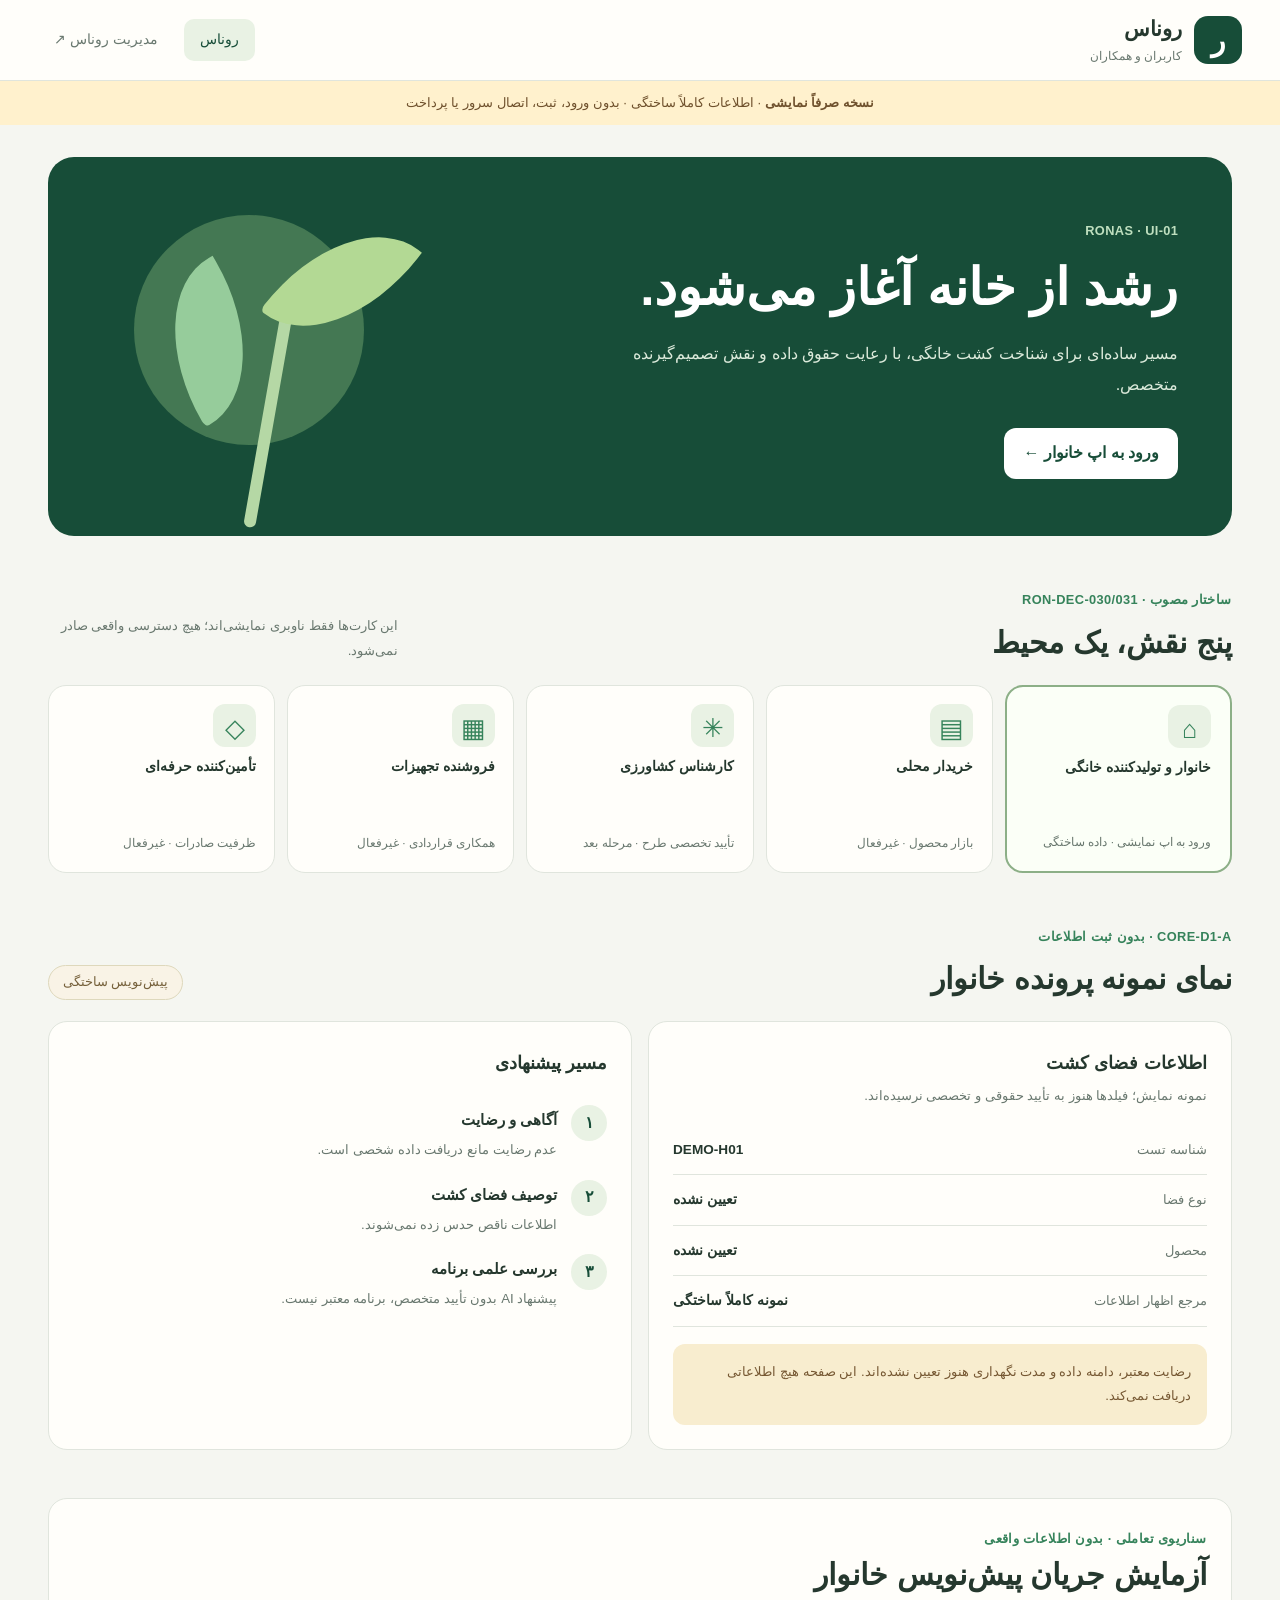
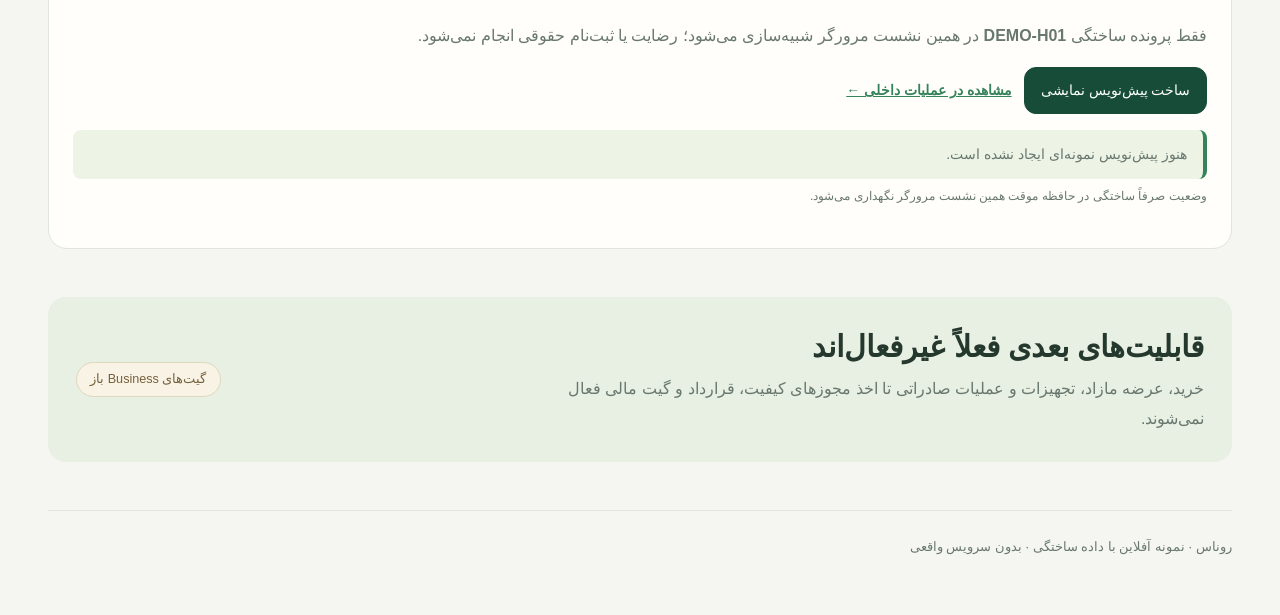
<file: prototype/ui/index.html>
<!doctype html>
<html lang="fa" dir="rtl">
<head>
 <meta charset="utf-8"><meta name="viewport" content="width=device-width,initial-scale=1">
 <meta http-equiv="Content-Security-Policy" content="default-src 'none'; style-src 'self'; script-src 'self'; base-uri 'none'; form-action 'none'; object-src 'none'">
 <title>روناس | تجربه کاربران (نمونه نمایشی)</title>
 <link rel="stylesheet" href="styles.css">
</head>
<body>
<a class="skip" href="#main">رفتن به محتوا</a>
<header class="top"><a class="brand" href="index.html"><span class="mark">ر</span><span>روناس<small>کاربران و همکاران</small></span></a><nav aria-label="انتخاب محیط"><a class="selected" aria-current="page" href="index.html">روناس</a><a href="admin.html">مدیریت روناس ↗</a></nav></header>
<div class="demo" role="note"><strong>نسخه صرفاً نمایشی</strong> · اطلاعات کاملاً ساختگی · بدون ورود، ثبت، اتصال سرور یا پرداخت</div>
<main id="main" class="wrap">
 <section class="hero"><div><span class="eyebrow">RONAS · UI-01</span><h1>رشد از خانه آغاز می‌شود.</h1><p>مسیر ساده‌ای برای شناخت کشت خانگی، با رعایت حقوق داده و نقش تصمیم‌گیرنده متخصص.</p><a href="household.html#home" class="btn">ورود به اپ خانوار ←</a></div><div class="hero-decor" aria-hidden="true"><span class="round"></span><span class="stem"></span><span class="leaf one"></span><span class="leaf two"></span></div></section>
 <section class="section" id="roles"><header class="section-head"><div><span class="eyebrow dark">ساختار مصوب · RON-DEC-030/031</span><h2>پنج نقش، یک محیط</h2></div><p>این کارت‌ها فقط ناوبری نمایشی‌اند؛ هیچ دسترسی واقعی صادر نمی‌شود.</p></header>
 <div class="roles">
  <a class="role priority" data-role="1" href="household.html#home"><span class="symbol">⌂</span><strong>خانوار و تولیدکننده خانگی</strong><small>ورود به اپ نمایشی · داده ساختگی</small></a>
  <a class="role" data-role="2" href="#later"><span class="symbol">▤</span><strong>خریدار محلی</strong><small>بازار محصول · غیرفعال</small></a>
  <a class="role" data-role="3" href="#later"><span class="symbol">✳</span><strong>کارشناس کشاورزی</strong><small>تأیید تخصصی طرح · مرحله بعد</small></a>
  <a class="role" data-role="4" href="#later"><span class="symbol">▦</span><strong>فروشنده تجهیزات</strong><small>همکاری قراردادی · غیرفعال</small></a>
  <a class="role" data-role="7" href="#later"><span class="symbol">◇</span><strong>تأمین‌کننده حرفه‌ای</strong><small>ظرفیت صادرات · غیرفعال</small></a>
 </div></section>
 <section class="section" id="household"><header class="section-head"><div><span class="eyebrow dark">CORE-D1-A · بدون ثبت اطلاعات</span><h2>نمای نمونه پرونده خانوار</h2></div><span class="chip">پیش‌نویس ساختگی</span></header>
 <div class="columns">
  <article class="panel"><h3>اطلاعات فضای کشت</h3><p class="sub">نمونه نمایش؛ فیلدها هنوز به تأیید حقوقی و تخصصی نرسیده‌اند.</p><dl class="details"><div><dt>شناسه تست</dt><dd>DEMO-H01</dd></div><div><dt>نوع فضا</dt><dd>تعیین نشده</dd></div><div><dt>محصول</dt><dd>تعیین نشده</dd></div><div><dt>مرجع اظهار اطلاعات</dt><dd>نمونه کاملاً ساختگی</dd></div></dl><p class="note">رضایت معتبر، دامنه داده و مدت نگهداری هنوز تعیین نشده‌اند. این صفحه هیچ اطلاعاتی دریافت نمی‌کند.</p></article>
  <article class="panel"><h3>مسیر پیشنهادی</h3><ol class="steps"><li><b>۱</b><div><strong>آگاهی و رضایت</strong><p>عدم رضایت مانع دریافت داده شخصی است.</p></div></li><li><b>۲</b><div><strong>توصیف فضای کشت</strong><p>اطلاعات ناقص حدس زده نمی‌شوند.</p></div></li><li><b>۳</b><div><strong>بررسی علمی برنامه</strong><p>پیشنهاد AI بدون تأیید متخصص، برنامه معتبر نیست.</p></div></li></ol></article>
 </div></section>
<section class="section panel" id="demo-flow" aria-labelledby="demo-flow-title">
  <span class="eyebrow dark">سناریوی تعاملی · بدون اطلاعات واقعی</span>
  <h2 id="demo-flow-title">آزمایش جریان پیش‌نویس خانوار</h2>
  <p>فقط پرونده ساختگی <strong>DEMO-H01</strong> در همین نشست مرورگر شبیه‌سازی می‌شود؛ رضایت یا ثبت‌نام حقوقی انجام نمی‌شود.</p>
  <div class="demo-controls">
    <button type="button" data-demo-action="household-prepare">ساخت پیش‌نویس نمایشی</button>
    <a class="text-link" href="admin.html#domestic">مشاهده در عملیات داخلی ←</a>
  </div>
  <p class="demo-status" data-demo-household-status aria-live="polite">هنوز پیش‌نویس نمونه‌ای ایجاد نشده است.</p>
  <p class="demo-hint" data-demo-storage-note></p>
  <p class="demo-error" data-demo-error role="status"></p>
</section>
 <section class="section banner" id="later"><div><h2>قابلیت‌های بعدی فعلاً غیرفعال‌اند</h2><p>خرید، عرضه مازاد، تجهیزات و عملیات صادراتی تا اخذ مجوزهای کیفیت، قرارداد و گیت مالی فعال نمی‌شوند.</p></div><span class="chip">گیت‌های Business باز</span></section>
 <footer>روناس · نمونه آفلاین با داده ساختگی · بدون سرویس واقعی</footer>
</main>
<script type="module" src="demo-app.mjs"></script>
</body></html>
</file>
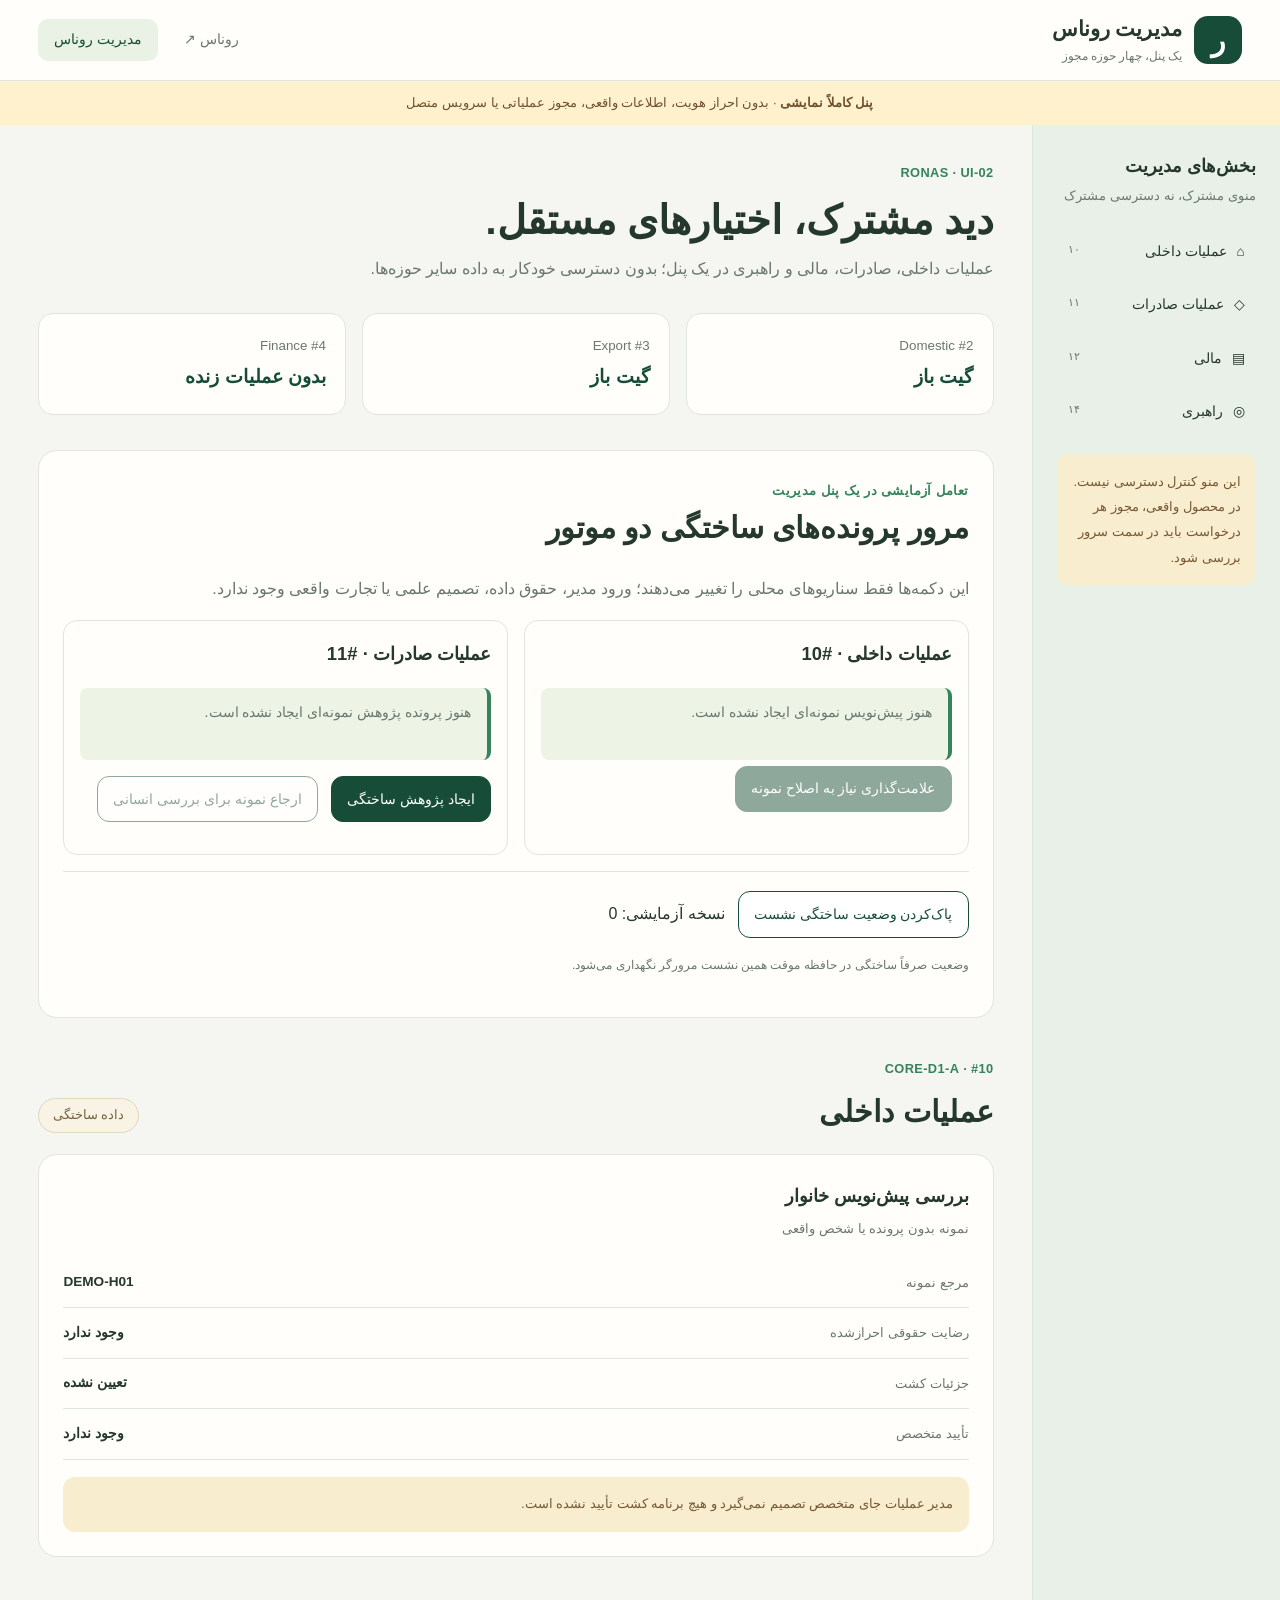
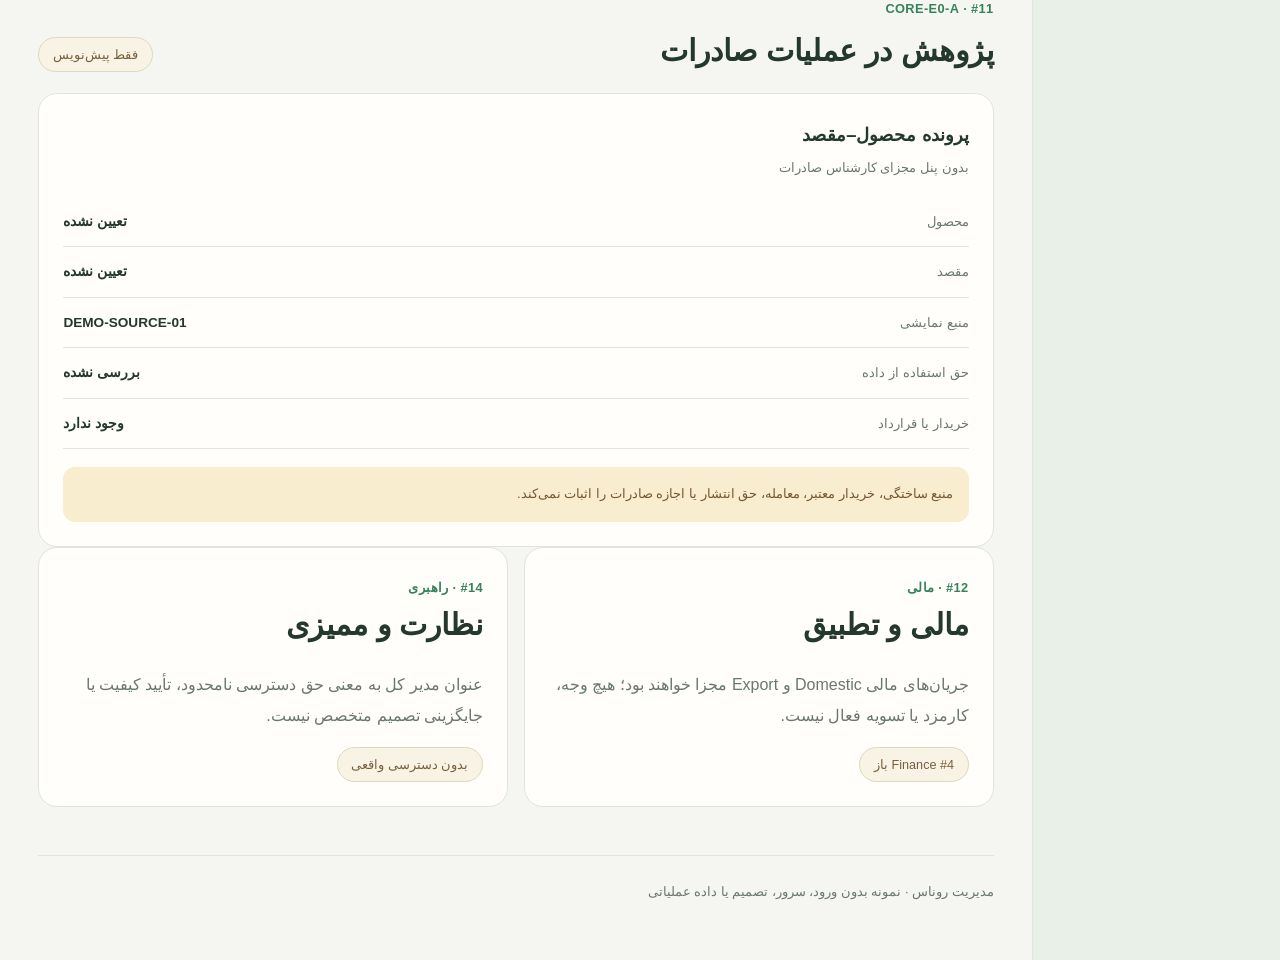
<file: prototype/ui/admin.html>
<!doctype html>
<html lang="fa" dir="rtl">
<head>
 <meta charset="utf-8"><meta name="viewport" content="width=device-width,initial-scale=1">
 <meta http-equiv="Content-Security-Policy" content="default-src 'none'; style-src 'self'; script-src 'self'; base-uri 'none'; form-action 'none'; object-src 'none'">
 <title>مدیریت روناس | نمونه پنل واحد</title>
 <link rel="stylesheet" href="styles.css">
</head>
<body class="administration">
<a class="skip" href="#main">رفتن به محتوا</a>
<header class="top"><a class="brand" href="admin.html"><span class="mark">ر</span><span>مدیریت روناس<small>یک پنل، چهار حوزه مجوز</small></span></a><nav aria-label="انتخاب محیط"><a href="index.html">روناس ↗</a><a class="selected" aria-current="page" href="admin.html">مدیریت روناس</a></nav></header>
<div class="demo" role="note"><strong>پنل کاملاً نمایشی</strong> · بدون احراز هویت، اطلاعات واقعی، مجوز عملیاتی یا سرویس متصل</div>
<div class="admin-grid"><aside class="aside"><h2>بخش‌های مدیریت</h2><p>منوی مشترک، نه دسترسی مشترک</p><nav class="areas" aria-label="حوزه‌های مدیریتی">
<a data-area="10" href="#domestic">⌂ <span>عملیات داخلی</span><small>۱۰</small></a>
<a data-area="11" href="#export">◇ <span>عملیات صادرات</span><small>۱۱</small></a>
<a data-area="12" href="#finance">▤ <span>مالی</span><small>۱۲</small></a>
<a data-area="14" href="#governance">◎ <span>راهبری</span><small>۱۴</small></a>
</nav><p class="note">این منو کنترل دسترسی نیست. در محصول واقعی، مجوز هر درخواست باید در سمت سرور بررسی شود.</p></aside>
<main id="main" class="admin-main">
 <header class="admin-hero"><span class="eyebrow dark">RONAS · UI-02</span><h1>دید مشترک، اختیارهای مستقل.</h1><p>عملیات داخلی، صادرات، مالی و راهبری در یک پنل؛ بدون دسترسی خودکار به داده سایر حوزه‌ها.</p></header>
 <div class="stats" aria-label="وضعیت نمایشی گیت‌ها"><div class="stat"><small>Domestic #2</small><strong>گیت باز</strong></div><div class="stat"><small>Export #3</small><strong>گیت باز</strong></div><div class="stat"><small>Finance #4</small><strong>بدون عملیات زنده</strong></div></div>
<section class="section panel" id="demo-workflows" aria-labelledby="demo-admin-title">
 <span class="eyebrow dark">تعامل آزمایشی در یک پنل مدیریت</span>
 <h2 id="demo-admin-title">مرور پرونده‌های ساختگی دو موتور</h2>
 <p>این دکمه‌ها فقط سناریوهای محلی را تغییر می‌دهند؛ ورود مدیر، حقوق داده، تصمیم علمی یا تجارت واقعی وجود ندارد.</p>
 <div class="scenario-grid">
  <div class="scenario"><h3>عملیات داخلی · #10</h3><p class="demo-status" data-demo-household-status aria-live="polite">هنوز پیش‌نویسی نیست.</p><button type="button" data-demo-action="domestic-clarify">علامت‌گذاری نیاز به اصلاح نمونه</button></div>
  <div class="scenario"><h3>عملیات صادرات · #11</h3><p class="demo-status" data-demo-export-status aria-live="polite">هنوز پرونده‌ای نیست.</p><div class="demo-controls"><button type="button" data-demo-action="export-prepare">ایجاد پژوهش ساختگی</button><button type="button" class="secondary-button" data-demo-action="export-flag">ارجاع نمونه برای بررسی انسانی</button></div></div>
 </div>
 <div class="demo-controls lower"><button type="button" class="secondary-button" data-demo-action="demo-reset">پاک‌کردن وضعیت ساختگی نشست</button><span data-demo-revision>نسخه آزمایشی: ۰</span></div>
 <p class="demo-hint" data-demo-storage-note></p>
 <p class="demo-error" data-demo-error role="status"></p>
</section>
 <section class="section" id="domestic"><header class="section-head"><div><span class="eyebrow dark">#10 · CORE-D1-A</span><h2>عملیات داخلی</h2></div><span class="chip">داده ساختگی</span></header><article class="panel"><h3>بررسی پیش‌نویس خانوار</h3><p class="sub">نمونه بدون پرونده یا شخص واقعی</p><dl class="details"><div><dt>مرجع نمونه</dt><dd>DEMO-H01</dd></div><div><dt>رضایت حقوقی احرازشده</dt><dd>وجود ندارد</dd></div><div><dt>جزئیات کشت</dt><dd>تعیین نشده</dd></div><div><dt>تأیید متخصص</dt><dd>وجود ندارد</dd></div></dl><p class="note">مدیر عملیات جای متخصص تصمیم نمی‌گیرد و هیچ برنامه کشت تأیید نشده است.</p></article></section>
 <section class="section" id="export"><header class="section-head"><div><span class="eyebrow dark">#11 · CORE-E0-A</span><h2>پژوهش در عملیات صادرات</h2></div><span class="chip">فقط پیش‌نویس</span></header><article class="panel"><h3>پرونده محصول–مقصد</h3><p class="sub">بدون پنل مجزای کارشناس صادرات</p><dl class="details"><div><dt>محصول</dt><dd>تعیین نشده</dd></div><div><dt>مقصد</dt><dd>تعیین نشده</dd></div><div><dt>منبع نمایشی</dt><dd>DEMO-SOURCE-01</dd></div><div><dt>حق استفاده از داده</dt><dd>بررسی نشده</dd></div><div><dt>خریدار یا قرارداد</dt><dd>وجود ندارد</dd></div></dl><p class="note">منبع ساختگی، خریدار معتبر، معامله، حق انتشار یا اجازه صادرات را اثبات نمی‌کند.</p></article></section>
 <div class="columns"><section class="panel" id="finance"><span class="eyebrow dark">#12 · مالی</span><h2>مالی و تطبیق</h2><p>جریان‌های مالی Domestic و Export مجزا خواهند بود؛ هیچ وجه، کارمزد یا تسویه فعال نیست.</p><span class="chip">Finance #4 باز</span></section><section class="panel" id="governance"><span class="eyebrow dark">#14 · راهبری</span><h2>نظارت و ممیزی</h2><p>عنوان مدیر کل به معنی حق دسترسی نامحدود، تأیید کیفیت یا جایگزینی تصمیم متخصص نیست.</p><span class="chip">بدون دسترسی واقعی</span></section></div>
 <footer>مدیریت روناس · نمونه بدون ورود، سرور، تصمیم یا داده عملیاتی</footer>
</main></div>
<script type="module" src="demo-app.mjs"></script>
</body></html>
</file>
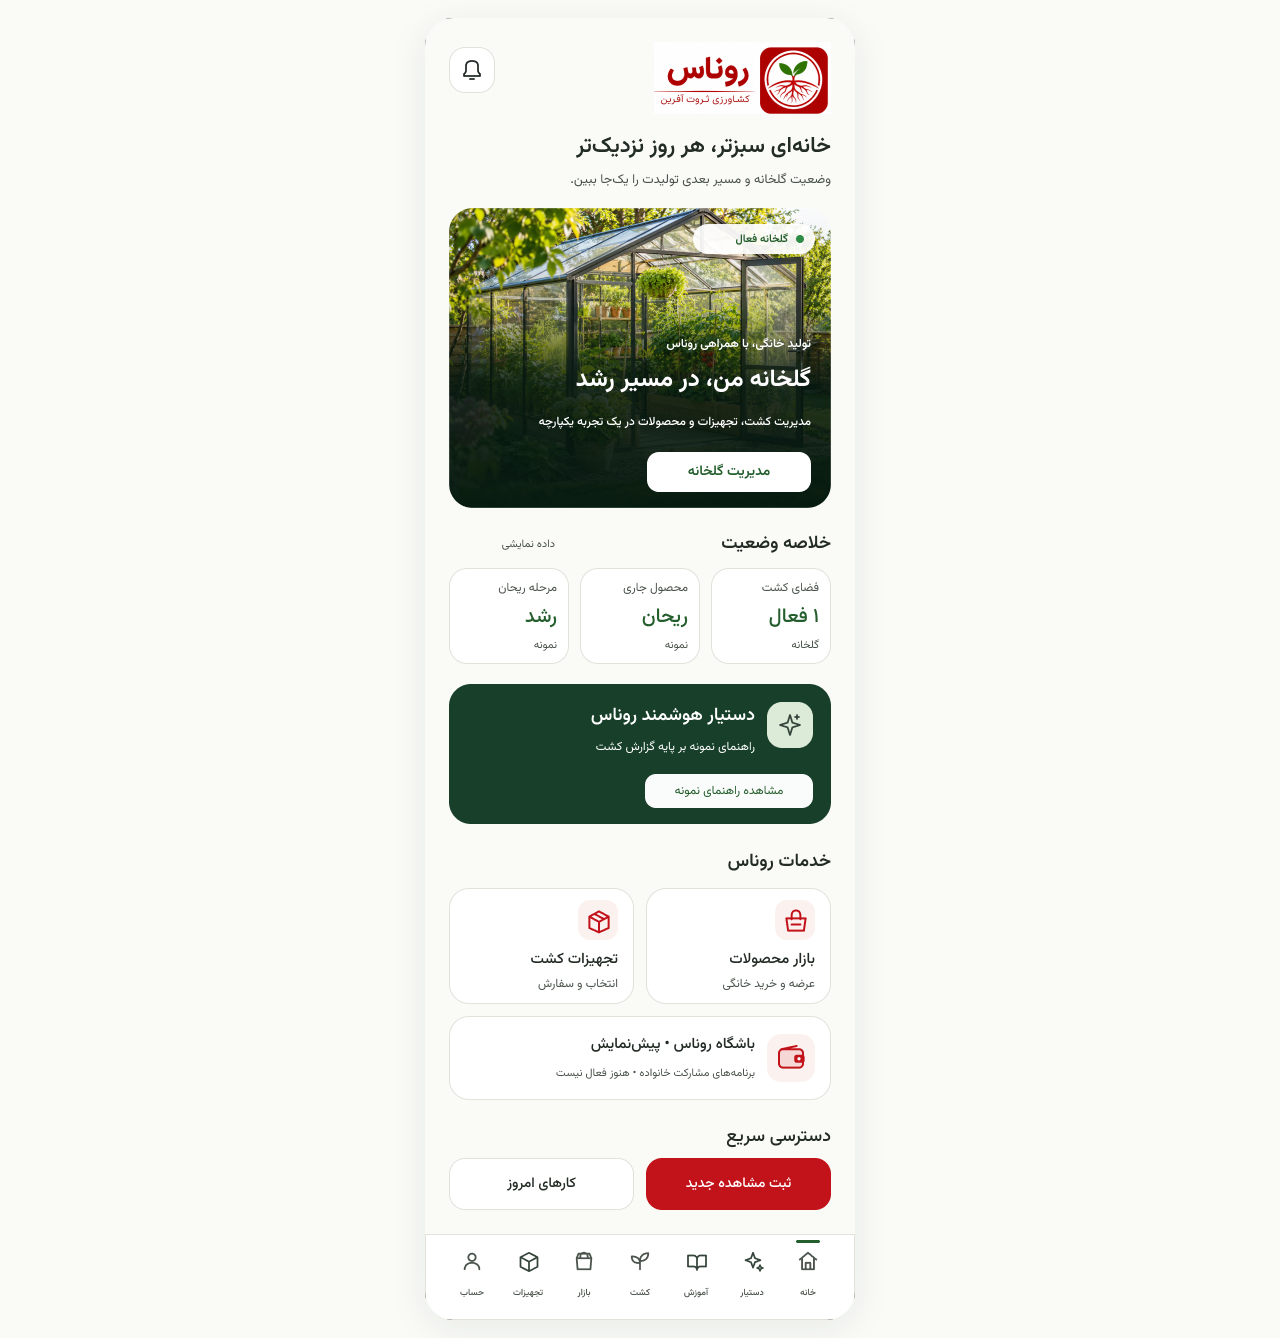
<file: prototype/ui/household.html>
<!doctype html>
<html lang="fa" dir="rtl">
<head>
 <meta charset="utf-8"><meta name="viewport" content="width=device-width,initial-scale=1">
 <meta http-equiv="Content-Security-Policy" content="default-src 'none'; style-src 'self'; script-src 'self'; img-src 'self'; base-uri 'none'; form-action 'none'; object-src 'none'">
 <title>روناس | اپ خانوار نمایشی</title>
 <link rel="stylesheet" href="styles.css">
</head>
<body class="figma-home-body">
 <div class="rn-device">
  <main class="rn-main" id="main" tabindex="-1"><p>در حال آماده‌سازی صفحهٔ نمونه…</p></main>
 </div>
 <script type="module" src="household-demo.mjs"></script>
</body>
</html>
</file>
<file: prototype/ui/styles.css>
@charset "UTF-8";
:root{--bg:#f5f6f1;--surface:#fffefa;--ink:#25382e;--muted:#69786f;--border:#e0e5dd;--dark:#174d38;--green:#36835b;--soft:#e9f2e4;--yellow:#f8edcf}
*{box-sizing:border-box}html{scroll-behavior:smooth;scroll-padding-top:6rem}body{margin:0;background:var(--bg);color:var(--ink);font:16px/1.9 Tahoma,Arial,sans-serif}a{color:inherit}a:focus-visible{outline:3px solid #d59b28;outline-offset:3px}h1,h2,h3,p{margin-top:0}h1{font-size:clamp(2rem,4vw,3.5rem);line-height:1.35}h2{font-size:clamp(1.4rem,2.5vw,1.9rem);line-height:1.4}h3{font-size:1.15rem}p{color:var(--muted)}.skip{position:absolute;top:-100px;right:1rem;padding:.5rem 1rem;background:white;z-index:10}.skip:focus{top:.5rem}
.top{display:flex;justify-content:space-between;align-items:center;gap:1rem;background:var(--surface);padding:1rem max(3vw,calc((100vw - 1260px)/2));border-bottom:1px solid var(--border)}.brand{display:flex;align-items:center;gap:.7rem;text-decoration:none;font-size:1.3rem;font-weight:800;line-height:1.2}.brand small{display:block;font-size:.72rem;color:var(--muted);font-weight:400;margin-top:.5rem}.mark{display:grid;place-items:center;background:var(--dark);color:white;border-radius:14px;width:48px;height:48px;font-size:1.9rem}.top nav{display:flex;gap:.6rem}.top nav a{text-decoration:none;padding:.5rem 1rem;border-radius:10px;color:var(--muted);font-size:.85rem}.top nav .selected,.top nav a:hover{background:var(--soft);color:var(--dark)}.demo{text-align:center;background:#fff1cd;color:#6f512d;padding:.6rem 1rem;font-size:.82rem}.wrap{max-width:1260px;margin:auto;padding:2rem 3vw}.hero{position:relative;overflow:hidden;display:grid;grid-template-columns:1.5fr .75fr;min-height:340px;background:var(--dark);color:white;border-radius:26px;padding:3.6rem 4.5%;isolation:isolate}.hero p{color:#dceadb;max-width:580px;font-size:1.02rem}.hero h1{max-width:570px;margin:.5rem 0 1rem}.eyebrow{font-weight:800;color:#bfdfbf;font-size:.8rem;letter-spacing:.03em}.eyebrow.dark{color:var(--green)}.btn{display:inline-flex;background:white;color:var(--dark);border-radius:12px;font-weight:800;padding:.65rem 1.2rem;text-decoration:none;margin-top:.7rem}.hero-decor{position:relative}.round{position:absolute;width:230px;height:230px;left:9%;top:0;background:#88ba7c;border-radius:50%;opacity:.4}.stem{position:absolute;bottom:-50px;left:45%;width:12px;height:230px;background:#b5d8a5;transform:rotate(10deg);border-radius:100px}.leaf{position:absolute;width:92px;height:145px;background:#96cc9b;border-radius:100% 0 100% 5%;bottom:65px}.leaf.one{left:17%;transform:rotate(-30deg)}.leaf.two{left:54%;bottom:125px;transform:rotate(38deg);background:#b3d994}
.section{margin-top:3rem}.section-head{display:flex;justify-content:space-between;align-items:end;gap:1rem;margin-bottom:1.3rem}.section-head h2{margin:.4rem 0 0}.section-head p{margin:0;max-width:350px;font-size:.84rem}.roles{display:grid;grid-template-columns:repeat(5,minmax(0,1fr));gap:.75rem}.role{display:flex;flex-direction:column;gap:.55rem;min-height:188px;background:var(--surface);padding:1.15rem;border:1px solid var(--border);border-radius:18px;text-decoration:none}.role:hover,.role:focus{border-color:#9abc9d}.role.priority{border:2px solid #8caf87;background:#fbfff7}.role .symbol{font-size:1.6rem;color:var(--green);background:var(--soft);border-radius:12px;width:43px;height:43px;display:grid;place-items:center}.role strong{font-size:.89rem;line-height:1.5}.role small{color:var(--muted);font-size:.74rem;line-height:1.5;margin-top:auto}.chip{display:inline-block;border:1px solid #ded8bc;background:#f9f3e6;color:#76613c;padding:.28rem .85rem;border-radius:99px;font-size:.79rem}.columns{display:grid;grid-template-columns:repeat(2,minmax(0,1fr));gap:1rem}.panel{background:var(--surface);border:1px solid var(--border);border-radius:19px;padding:1.5rem;min-width:0}.panel h3{margin:0}.panel .sub{font-size:.82rem;margin:.2rem 0 1rem}.details{margin:0}.details div{display:flex;justify-content:space-between;align-items:center;gap:1rem;border-bottom:1px solid var(--border);padding:.74rem 0}.details dt{font-size:.84rem;color:var(--muted)}.details dd{margin:0;text-align:left;font-size:.85rem;font-weight:800;overflow-wrap:anywhere;direction:auto}.note{font-size:.82rem;background:var(--yellow);padding:.95rem;border-radius:12px;color:#765833;margin:1.1rem 0 0}.steps{list-style:none;padding:0;margin:1.5rem 0 0}.steps li{display:flex;gap:.85rem;margin-bottom:1.1rem}.steps b{display:grid;place-items:center;width:36px;height:36px;flex-shrink:0;background:var(--soft);color:var(--dark);border-radius:50%}.steps strong{font-size:.94rem}.steps p{font-size:.83rem;margin:.1rem 0 0}.banner{display:flex;justify-content:space-between;align-items:center;gap:1rem;background:#e8efe3;padding:1.7rem;border-radius:18px}.banner h2{margin:0 0 .4rem}.banner p{margin:0;max-width:700px}footer{border-top:1px solid var(--border);margin-top:3rem;padding:1.5rem 0;font-size:.8rem;color:var(--muted)}
.admin-grid{display:grid;grid-template-columns:248px minmax(0,1fr)}.aside{min-height:calc(100vh - 128px);background:#e9f0e7;border-left:1px solid var(--border);padding:1.5rem}.aside h2{font-size:1.1rem;margin:.3rem 0}.aside>p{font-size:.83rem}.areas{display:grid;gap:.3rem;margin-top:1.2rem}.areas a{display:flex;gap:.6rem;padding:.7rem;border-radius:10px;text-decoration:none;font-size:.86rem}.areas a:hover,.areas a:focus{background:#d4e5d5}.areas small{margin-right:auto;color:var(--muted)}.admin-main{padding:2rem min(3vw,55px);min-width:0}.admin-hero h1{font-size:clamp(2rem,3.1vw,2.7rem);margin:.4rem 0}.admin-hero p{max-width:660px}.stats{display:grid;grid-template-columns:repeat(3,minmax(0,1fr));gap:1rem;margin-top:1.8rem}.stat{padding:1.2rem;border:1px solid var(--border);border-radius:15px;background:var(--surface);display:flex;flex-direction:column}.stat small{color:var(--muted)}.stat strong{font-size:1.2rem;color:var(--dark)}.administration .section{margin-top:2.2rem}
@media(max-width:980px){.roles{grid-template-columns:repeat(3,minmax(0,1fr))}.admin-grid{grid-template-columns:205px minmax(0,1fr)}}@media(max-width:720px){.top{padding:1rem;flex-wrap:wrap}.wrap{padding:1rem}.hero{grid-template-columns:1fr;padding:2rem}.hero-decor{display:none}.roles{grid-template-columns:repeat(2,minmax(0,1fr))}.columns,.stats{grid-template-columns:1fr}.section-head{align-items:start;flex-direction:column}.banner{align-items:start;flex-direction:column}.admin-grid{grid-template-columns:1fr}.aside{min-height:auto;border-left:0;border-bottom:1px solid var(--border);padding:1rem}.areas{grid-template-columns:repeat(2,minmax(0,1fr))}.admin-main{padding:1.5rem 1rem}}@media(max-width:430px){.roles,.areas{grid-template-columns:1fr}.role{min-height:130px}.details div{align-items:start;flex-direction:column;gap:.2rem}.details dd{text-align:right}.top nav a{padding:.4rem .6rem}}@media(prefers-reduced-motion:reduce){html{scroll-behavior:auto}}

/* Local synthetic controls; no data collection or operational actions. */
.demo-controls{display:flex;align-items:center;flex-wrap:wrap;gap:.8rem;margin:1rem 0}
.demo-controls button,.scenario button{border:1px solid var(--dark);border-radius:12px;background:var(--dark);color:#fff;font:inherit;font-size:.88rem;cursor:pointer;padding:.55rem .95rem}
.demo-controls button:hover:not(:disabled),.scenario button:hover:not(:disabled){background:#27694d}
.demo-controls button:disabled,.scenario button:disabled{opacity:.48;cursor:not-allowed}
.demo-controls .secondary-button,.scenario .secondary-button{background:#fff;color:var(--dark)}
.demo-controls .secondary-button:hover:not(:disabled){background:var(--soft)}
.demo-controls button:focus-visible,.scenario button:focus-visible{outline:3px solid #d59b28;outline-offset:3px}
.text-link{font-size:.87rem;color:var(--green);font-weight:800}
.demo-status{margin:1rem 0 .35rem;background:#edf4e6;border-right:4px solid var(--green);padding:.7rem 1rem;border-radius:8px;font-size:.88rem}
.demo-hint{font-size:.77rem;margin:.4rem 0;color:var(--muted)}
.demo-error:not(:empty){border-right:4px solid #b45a45;background:#faebe2;padding:.6rem;font-size:.87rem}
.scenario-grid{display:grid;grid-template-columns:repeat(2,minmax(0,1fr));gap:1rem}
.scenario{border:1px solid var(--border);border-radius:14px;padding:1rem;min-width:0}
.scenario h3{margin:0}.scenario .demo-status{min-height:72px}
.lower{border-top:1px solid var(--border);padding-top:1.2rem}
@media(max-width:760px){.scenario-grid{grid-template-columns:1fr}}

/* Authenticated BFF case next-step guidance, not an approval/status badge. */
.journey{margin:1.1rem 0;padding:1rem 1.25rem;border:1px solid var(--border);border-right:4px solid var(--green);background:var(--soft);border-radius:12px}
.journey h3{margin:0 0 .45rem;font-size:1.08rem;color:var(--dark)}
.journey p{margin:.35rem 0;color:var(--ink);overflow-wrap:anywhere}
.journey a{display:inline-block;font-weight:800;color:var(--dark);padding:.25rem 0;max-width:100%}
.journey a:focus-visible{outline:3px solid #d59b28;outline-offset:3px}
@media(max-width:760px){.journey{padding:.85rem;margin:.85rem 0}}

/* Figma household home, rendered inside the authenticated LOCAL/TEST BFF. */
.figma-home-body{margin:0;background:#f1f2ef;color:#222b24;font-family:"Vazirmatn",Tahoma,Arial,sans-serif;line-height:1.6}
.rn-device{position:relative;width:min(100%,480px);min-height:100dvh;margin:0 auto;background:#fafaf8;border:1px solid #e8e9e5;border-radius:26px;overflow:hidden;padding-bottom:86px}
.rn-header{height:96px;display:flex;align-items:center;justify-content:space-between;padding:16px 22px;background:#fafaf8}
.rn-logo{display:block;width:164px;height:64px;object-fit:contain;object-position:right center}
.rn-notifications{width:44px;height:44px;border:1px solid #e4e5df;border-radius:15px;background:#fff;display:grid;place-items:center}
.rn-notifications img{width:24px;height:24px}
.rn-demo{text-align:center;padding:8px 12px;background:#f8f3e8;color:#6d5836;font-size:11px;line-height:1.6}
.rn-main{padding:0 22px 24px}
.rn-welcome{padding:10px 0 18px;text-align:right}
.rn-welcome h1{font-size:20px;line-height:1.45;margin:0 0 3px;font-weight:800;color:#202921}
.rn-welcome p{font-size:12px;margin:0;color:#667068}
.rn-hero{height:300px;position:relative;isolation:isolate;border-radius:23px;overflow:hidden;color:#fff}
.rn-hero-image,.rn-hero-shade{position:absolute;inset:0;width:100%;height:100%}
.rn-hero-image{object-fit:cover;z-index:-2}
.rn-hero-shade{z-index:-1;background:linear-gradient(180deg,rgba(6,26,17,0) 0%,rgba(6,26,17,.1) 32%,rgba(6,26,17,.85) 58%,rgba(6,26,17,.99) 100%)}
.rn-hero-status{position:absolute;top:16px;right:12px;display:flex;align-items:center;gap:7px;background:rgba(255,255,255,.94);border-radius:15px;color:#245e2d;padding:5px 10px;font-size:11px;font-weight:700}
.rn-hero-status img{width:8px;height:8px}
.rn-hero-copy{position:absolute;right:16px;left:16px;bottom:15px;text-align:right}
.rn-hero-copy small{font-size:11px;font-weight:600}
.rn-hero-copy h2{margin:3px 0 4px;font-size:22px;line-height:1.55;color:#fff}
.rn-hero-copy p{margin:0 0 12px;font-size:11px;line-height:1.6;color:#fff}
.rn-hero-copy a{display:block;width:164px;max-width:100%;margin-right:auto;padding:8px 10px;background:#fff;border-radius:12px;color:#245e2d;text-align:center;text-decoration:none;font-size:13px;font-weight:700}
.rn-summary,.rn-services,.rn-quick,.rn-cases{margin-top:20px}
.rn-section-title{display:flex;align-items:center;justify-content:space-between;gap:8px;margin-bottom:10px}
.rn-section-title h2,.rn-services h2,.rn-quick h2,.rn-cases h2{margin:0;font-size:16px;line-height:1.5;color:#27332a}
.rn-connected,.rn-disconnected{font-size:10px;border-radius:99px;padding:4px 8px;background:#eef4eb;color:#315e36;white-space:nowrap}
.rn-disconnected{background:#f8eee8;color:#8c4c39}
.rn-metrics{display:grid;grid-template-columns:repeat(3,minmax(0,1fr));gap:9px}
.rn-metrics article{min-height:92px;padding:10px 9px;border:1px solid #e1e2da;border-radius:17px;background:#fff;text-align:right;display:flex;flex-direction:column;justify-content:space-between}
.rn-metrics small{font-size:10px;color:#626c64;line-height:1.4}
.rn-metrics strong{font-size:15px;color:#245e2d;line-height:1.45;overflow-wrap:anywhere}
.rn-metrics span{font-size:9px;color:#69736b;line-height:1.45}
.rn-assistant{position:relative;margin-top:17px;min-height:132px;padding:17px 18px;background:#173f2a;border-radius:21px;color:#fff}
.rn-assistant h2{margin:0 52px 4px 0;font-size:16px;line-height:1.55;color:#fff}
.rn-assistant p{margin:0 0 10px;font-size:11px;line-height:1.6;color:#f3f5f1}
.rn-assistant-icon{position:absolute;top:17px;right:17px;width:43px;height:43px;display:grid;place-items:center;background:#dcebd8;border-radius:14px}
.rn-assistant-icon img{width:25px;height:25px}
.rn-disabled-label{display:block;width:max-content;max-width:100%;margin-right:auto;border-radius:10px;background:#fff;color:#315c3a;padding:6px 12px;font-size:10px}
.rn-services-grid{display:grid;grid-template-columns:repeat(2,minmax(0,1fr));gap:10px;margin-top:10px}
.rn-service{min-height:102px;padding:11px 14px;border:1px solid #e1e2da;border-radius:18px;background:#fff;display:flex;flex-direction:column;align-items:flex-start;gap:3px;text-decoration:none;color:#263129}
.rn-service strong{font-size:12px}.rn-service small{font-size:10px;color:#6c756e}
.rn-service-icon{align-self:flex-end;width:38px;height:38px;display:grid;place-items:center;border-radius:13px;background:#fff2f1}
.rn-service-icon img{width:24px;height:24px}
.rn-service-disabled{opacity:.76}
.rn-quick>div{display:grid;grid-template-columns:1fr 1fr;gap:10px;margin-top:10px}
.rn-primary-action,.rn-secondary-action{min-height:46px;display:grid;place-items:center;padding:8px 10px;border-radius:14px;text-align:center;text-decoration:none;font-size:11px;font-weight:700}
.rn-primary-action{background:#c40e18;color:#fff}.rn-secondary-action{background:#fff;border:1px solid #e1e2da;color:#687169}
.rn-cases{padding:14px;border:1px solid #e1e2da;background:#fff;border-radius:17px}
.rn-cases>p,.rn-empty{font-size:10px;line-height:1.7;color:#687169}
.rn-cases ul{margin:0;padding:0 18px 0 0;font-size:11px;line-height:1.8}
.rn-cases a{color:#245e2d;font-weight:700;overflow-wrap:anywhere}
.rn-hero{display:block;text-decoration:none}
.rn-hero-copy strong{display:block;margin:3px 0 4px;font-size:22px;line-height:1.55;color:#fff}
.rn-hero-copy span{display:block;margin-bottom:12px;font-size:11px;line-height:1.6;color:#fff}
.rn-hero-copy b{display:block;width:164px;max-width:100%;margin-right:auto;padding:8px 10px;background:#fff;border-radius:12px;color:#245e2d;text-align:center;font-size:13px}
.rn-notifications{cursor:pointer}
.rn-screen{padding-bottom:76px}
.rn-screen-back{display:inline-block;margin:2px 0 12px;color:#376844;text-decoration:none;font-size:12px;font-weight:700}
.rn-screen>h1{margin:0 0 5px;font-size:22px;color:#263129}
.rn-screen>p{margin:0 0 16px;color:#68736a;font-size:12px;line-height:1.8}
.rn-screen-grid{display:grid;gap:11px}
.rn-screen-card{padding:14px;border:1px solid #e1e2da;border-radius:18px;background:#fff}
.rn-screen-card h2{margin:0 0 5px;font-size:15px;color:#29352d}
.rn-screen-card p{margin:0 0 12px;color:#69746c;font-size:11px;line-height:1.8}
.rn-screen-card>a{display:inline-block;padding:7px 11px;border-radius:10px;background:#eaf1e9;color:#275d35;text-decoration:none;font-size:11px;font-weight:700}

/* Figma frame 154:85 — household premium home, 430 × 1302 design canvas. */
.figma-home-body{background:#fafaf7;color:#222b24;font-family:Vazirmatn,Tahoma,Arial,sans-serif;line-height:1.6}
.rn-device{width:min(100%,430px);min-height:1302px;margin:0 auto;padding:0;border:0;border-radius:30px;background:#fafaf7;overflow:hidden}
.rn-header{position:absolute;top:24px;left:24px;width:382px;height:72px;padding:0;background:transparent}
.rn-notifications{position:absolute;left:0;top:5px;width:46px;height:46px;border:1px solid #e1e2da;border-radius:16px;background:#fff}
.rn-logo{position:absolute;right:0;top:0;width:177px;height:72px;object-fit:contain;object-position:right center}
.rn-demo{position:absolute;z-index:4;top:96px;left:24px;width:382px;padding:0;background:transparent;color:#838b81;text-align:left;font-size:11px}
.rn-main{position:relative;width:100%;min-height:1302px;padding:0}
.rn-home-exact{position:relative;width:100%;height:1302px;background:#fafaf7}
.rn-home-welcome{position:absolute;top:112px;right:24px;width:382px;text-align:right}
.rn-home-welcome h1{margin:0;color:#222b24;font-size:22px;line-height:34px;font-weight:600}
.rn-home-welcome p{margin:0;color:#4c554d;font-size:13px;line-height:22px}
.rn-home-exact .rn-hero{position:absolute;top:190px;left:24px;width:382px;height:300px;margin:0;border-radius:23px}
.rn-home-exact .rn-hero-status{top:16px;right:12px;padding:5px 10px;font-size:11px}
.rn-home-exact .rn-hero-copy{right:16px;left:16px;bottom:15px}
.rn-home-exact .rn-hero-copy small{font-size:11px}
.rn-home-exact .rn-hero-copy strong{margin:3px 0 4px;font-size:22px;line-height:1.55}
.rn-home-exact .rn-hero-copy span{margin-bottom:12px;font-size:11px;line-height:1.6}
.rn-home-exact .rn-hero-copy b{width:168px;padding:8px 10px}
.rn-home-exact .rn-summary{position:absolute;top:512px;left:24px;width:382px;margin:0}
.rn-home-exact .rn-section-title{height:28px;margin:0 0 10px;flex-direction:row}
.rn-home-exact .rn-section-title h2,.rn-home-exact .rn-services h2,.rn-home-exact .rn-quick h2{font-size:16px;line-height:26px;font-weight:700}
.rn-home-exact .rn-connected{width:106px;padding:4px 0;background:#f0f3ed;color:#838b81;text-align:center;font-size:11px}
.rn-home-exact .rn-metrics{grid-template-columns:repeat(3,120px);justify-content:space-between;gap:0}
.rn-home-exact .rn-metrics article{height:96px;min-height:96px;padding:10px 12px;border-radius:17px}
.rn-home-exact .rn-metrics small{font-size:10px;line-height:20px}
.rn-home-exact .rn-metrics strong{font-size:15px;line-height:30px}
.rn-home-exact .rn-metrics span{font-size:9px;line-height:18px}
.rn-home-exact .rn-assistant{position:absolute;top:666px;left:24px;width:382px;height:140px;min-height:140px;margin:0;padding:17px 18px;background:#173f2a;border-radius:21px}
.rn-home-exact .rn-assistant h2{margin:0 0 4px 56px;font-size:16px;line-height:30px}
.rn-home-exact .rn-assistant p{margin:0 0 10px 56px;font-size:11px;line-height:24px}
.rn-home-exact .rn-assistant-icon{top:18px;right:18px;width:46px;height:46px;border-radius:14px}
.rn-home-exact .rn-disabled-label{position:absolute;right:18px;bottom:16px;width:168px;height:34px;margin:0;padding:5px 8px;text-align:center;font-size:11px}
.rn-home-exact .rn-services{position:absolute;top:830px;left:24px;width:382px;margin:0}
.rn-home-exact .rn-services h2{height:28px;margin:0 0 12px;text-align:right}
.rn-home-exact .rn-services-grid{grid-template-columns:185px 185px;gap:12px;margin:0}
.rn-home-exact .rn-service{height:116px;min-height:116px;padding:12px 16px;border-radius:18px;gap:0}
.rn-home-exact .rn-service strong{font-size:12px;line-height:26px}
.rn-home-exact .rn-service small{font-size:10px;line-height:20px}
.rn-home-exact .rn-service-icon{position:absolute;top:12px;right:16px;width:40px;height:40px}
.rn-home-exact .rn-service:not(.rn-club-service) strong{margin-top:44px}
.rn-home-exact .rn-club-service{grid-column:1 / -1;height:84px;min-height:84px;margin-top:0;padding:13px 18px}
.rn-home-exact .rn-club-service .rn-service-icon{top:18px;right:18px;width:48px;height:48px}
.rn-home-exact .rn-club-service strong{margin:0 0 2px 54px;font-size:13px;line-height:26px}
.rn-home-exact .rn-club-service small{margin-left:54px;font-size:10px;line-height:20px}
.rn-home-exact .rn-quick{position:absolute;top:1106px;left:24px;width:382px;margin:0}
.rn-home-exact .rn-quick h2{height:26px;margin:0 0 8px}
.rn-home-exact .rn-quick>div{grid-template-columns:185px 185px;gap:12px;margin:0}
.rn-home-exact .rn-primary-action,.rn-home-exact .rn-secondary-action{height:52px;min-height:52px;padding:8px;border-radius:14px;font-size:12px}
.rn-home-exact .rn-primary-action{background:#c3131a;color:#fff}
.rn-home-exact .rn-secondary-action{border-color:#e1e2da;color:#222b24;background:#fff}
.rn-bottom-nav{position:fixed;z-index:10;left:50%;bottom:0;transform:translateX(-50%);width:min(100%,430px);height:86px;min-height:86px;margin:0;padding:7px 19px 9px;justify-content:space-between;gap:0;border:1px solid #e1e2da;border-radius:0 0 30px 30px;background:#fff}
.rn-nav-item{position:relative;width:56px;min-width:56px;height:68px;flex:none;gap:4px;font-size:9px;color:#4c554d}
.rn-nav-item img{width:22px;height:22px}
.rn-nav-active{color:#1f6138;font-weight:700}
.rn-nav-active::before{content:"";position:absolute;top:-7px;left:16px;width:24px;height:3px;border-radius:9px;background:#c3131a}
.rn-nav-active img{opacity:1;filter:brightness(0) saturate(100%) invert(27%) sepia(26%) saturate(1092%) hue-rotate(85deg) brightness(94%) contrast(87%)}
@media(min-width:700px){.rn-device{margin:0 auto;border-radius:30px;min-height:1302px;box-shadow:0 8px 38px rgba(23,63,42,.08)}}
.rn-header{left:5.58%;width:88.84%}
.rn-home-welcome{right:5.58%;width:88.84%}
.rn-home-exact .rn-hero,.rn-home-exact .rn-summary,.rn-home-exact .rn-assistant,.rn-home-exact .rn-services,.rn-home-exact .rn-quick{left:5.58%;width:88.84%}
.rn-home-exact .rn-metrics{grid-template-columns:repeat(3,minmax(0,1fr));gap:10px}
.rn-home-exact .rn-services-grid{grid-template-columns:repeat(2,minmax(0,1fr));gap:12px}
.rn-home-exact .rn-quick>div{grid-template-columns:repeat(2,minmax(0,1fr));gap:12px}
.rn-bottom-nav{width:min(100%,430px);padding-inline:4.4%}
.rn-nav-item{width:auto;min-width:0;flex:1}
.rn-nav-active::before{left:calc(50% - 12px)}
.rn-demo{display:none}
@media(max-width:380px){.rn-header{left:5.58%;width:88.84%;height:72px}.rn-logo{width:164px}.rn-home-welcome h1{font-size:20px}.rn-home-exact .rn-hero{height:280px}.rn-home-exact .rn-assistant{height:140px}.rn-nav-item{font-size:8px}.rn-nav-item img{width:20px;height:20px}}
.rn-frame-view{width:100%;max-width:430px;margin:0 auto;padding:0;background:#fafaf7}
.rn-frame-canvas{position:relative;width:min(100%,430px);margin:0 auto;line-height:0}
.rn-frame-canvas>img{display:block;width:100%;height:auto}
.rn-frame-links{position:absolute;inset:0;width:100%;height:100%;overflow:visible;pointer-events:none}
.rn-frame-hit{pointer-events:auto;cursor:pointer}
.rn-frame-hit rect{stroke:transparent;stroke-width:2;fill:transparent;pointer-events:all}
.rn-frame-hit:focus{outline:none}
.rn-frame-hit:focus rect{stroke:#c3131a;fill:#fff;fill-opacity:.18}
.figma-home-body .rn-bottom-nav{display:none}
.figma-home-body #rn-logout-panel{display:none}
.figma-home-body.rn-show-logout #rn-logout-panel{display:block;position:relative;padding:8px 12px 20px;text-align:center;background:#fafaf7}
.rn-account-logout{position:relative;z-index:11;padding:6px 0 24px;text-align:center;background:#fafaf7}
.rn-account-logout button{border:0;background:transparent;color:#687168;text-decoration:underline;font:inherit;font-size:11px;cursor:pointer}
.rn-bottom-nav{position:sticky;bottom:0;z-index:3;display:flex;align-items:center;justify-content:space-around;gap:2px;min-height:72px;margin:22px -22px -24px;padding:7px 4px max(8px,env(safe-area-inset-bottom));border-top:1px solid #e5e6e1;background:rgba(255,255,255,.98)}
.rn-nav-item{min-width:0;flex:1;display:flex;flex-direction:column;align-items:center;justify-content:center;gap:4px;text-decoration:none;color:#6b746d;font-size:9px;line-height:1.2}
.rn-nav-item img{width:22px;height:22px;opacity:.78}
.rn-nav-active{color:#244f31;font-weight:800}.rn-nav-active img{opacity:1}
.rn-nav-disabled{opacity:.42}
.rn-notifications{display:grid;place-items:center;text-decoration:none}
.rn-assistant-link{display:block;text-decoration:none;color:inherit}
.rn-assistant-link .rn-disabled-label{display:inline-block}
.rn-secondary-action{display:inline-flex;align-items:center;justify-content:center;text-decoration:none}
.rn-screen{padding-bottom:76px}
.rn-screen-back{display:inline-block;margin:2px 0 12px;color:#376844;text-decoration:none;font-size:12px;font-weight:700}
.rn-screen>h1{margin:0 0 5px;font-size:22px;color:#263129}
.rn-screen>p{margin:0 0 16px;color:#68736a;font-size:12px;line-height:1.8}
.rn-screen-grid{display:grid;gap:11px}
.rn-screen-card{padding:14px;border:1px solid #e1e2da;border-radius:18px;background:#fff}
.rn-screen-card h2{margin:0 0 5px;font-size:15px;color:#29352d}
.rn-screen-card p{margin:0 0 12px;color:#69746c;font-size:11px;line-height:1.8}
.rn-screen-card>a{display:inline-block;padding:7px 11px;border-radius:10px;background:#eaf1e9;color:#275d35;text-decoration:none;font-size:11px;font-weight:700}
.rn-demo-notice{padding:10px;border-radius:12px;background:#eff5e9;color:#285c34}
.rn-cases ul{margin:0;padding:0 18px 0 0;font-size:12px}
.rn-cases li{padding:5px 0}
.rn-cases a{color:#285c34}
.rn-logout{padding:12px 22px;text-align:center;background:#fafaf8}
.rn-logout button{border:0;background:transparent;color:#667068;text-decoration:underline;font:inherit;font-size:11px;cursor:pointer}
@media(min-width:700px){.rn-device{margin:18px auto;border-radius:28px;min-height:calc(100dvh - 36px);box-shadow:0 8px 38px rgba(23,63,42,.08)}.rn-bottom-nav{border-radius:0 0 27px 27px}}
@media(max-width:380px){.rn-main{padding-inline:16px}.rn-header{padding-inline:16px}.rn-logo{width:146px}.rn-metrics{gap:6px}.rn-metrics article{padding:8px 6px}.rn-metrics strong{font-size:13px}.rn-bottom-nav{margin-inline:-16px}.rn-hero-copy h2{font-size:20px}}
</file>
